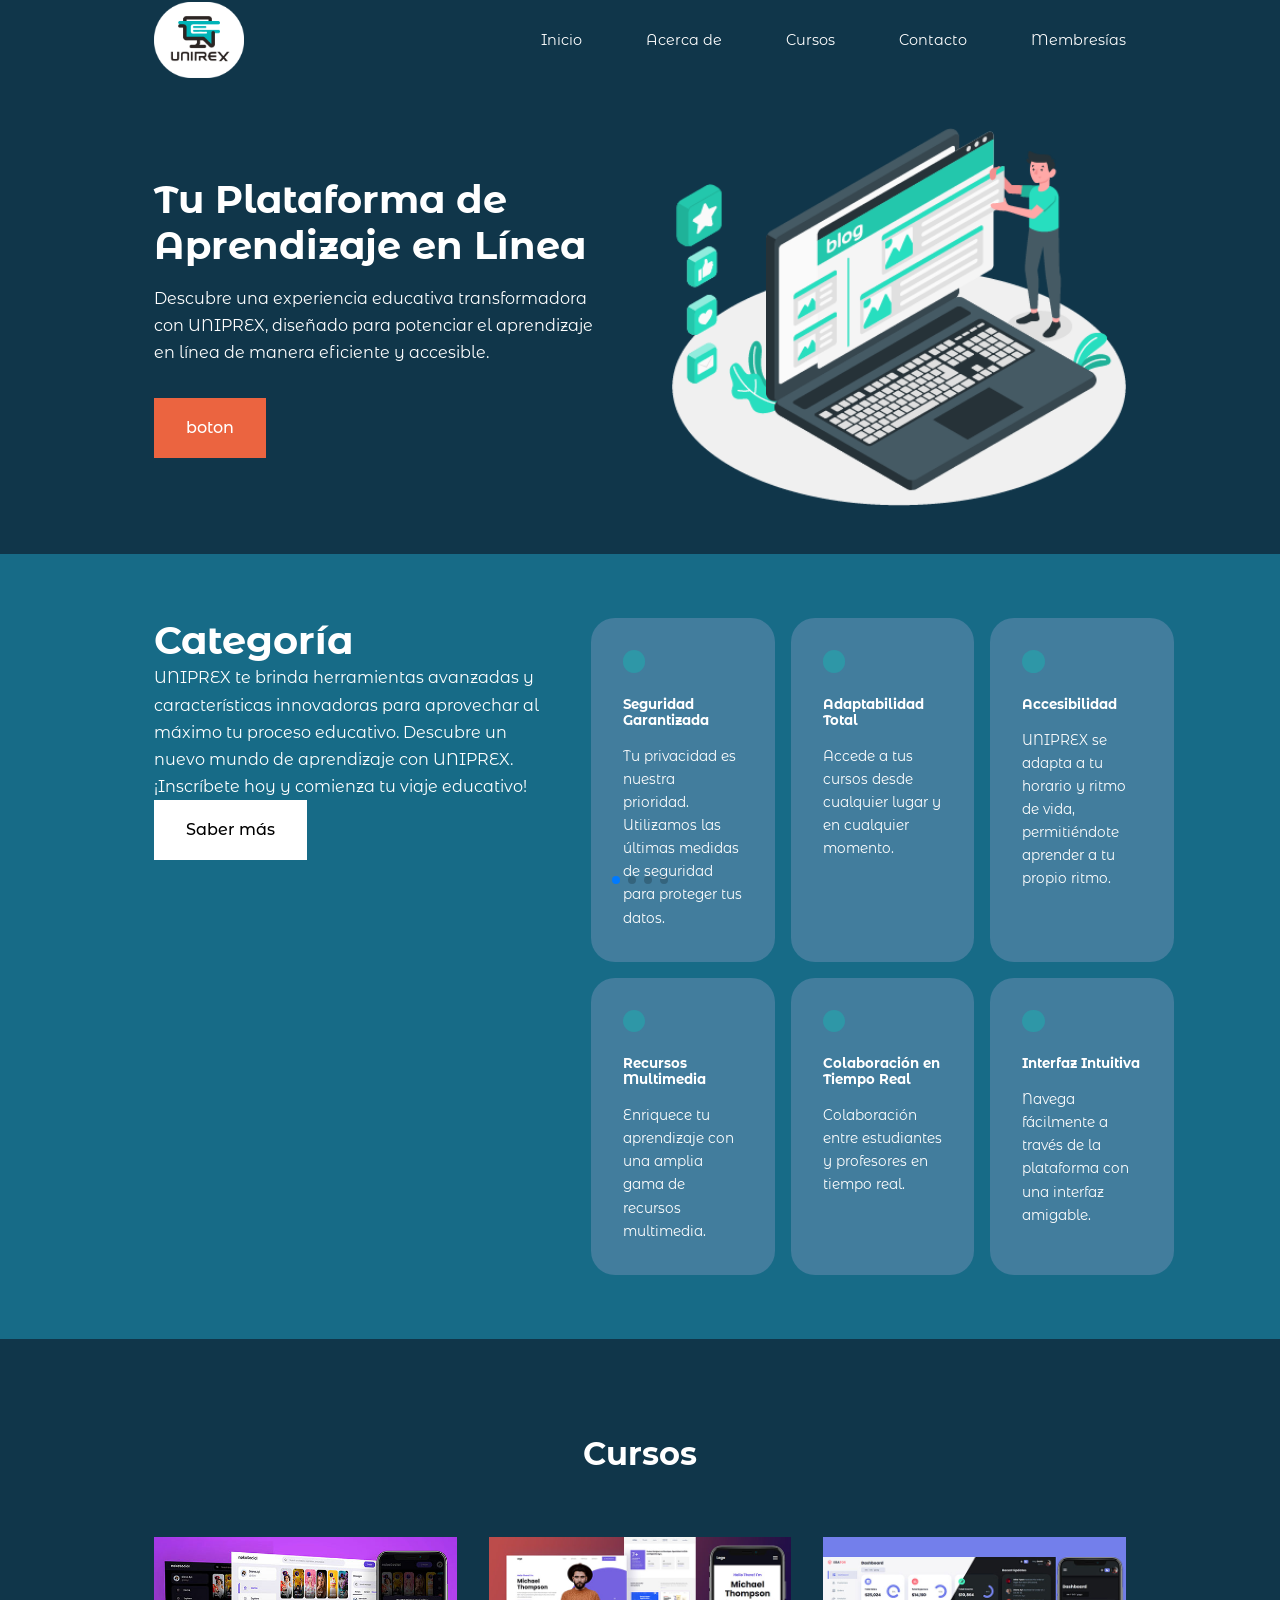
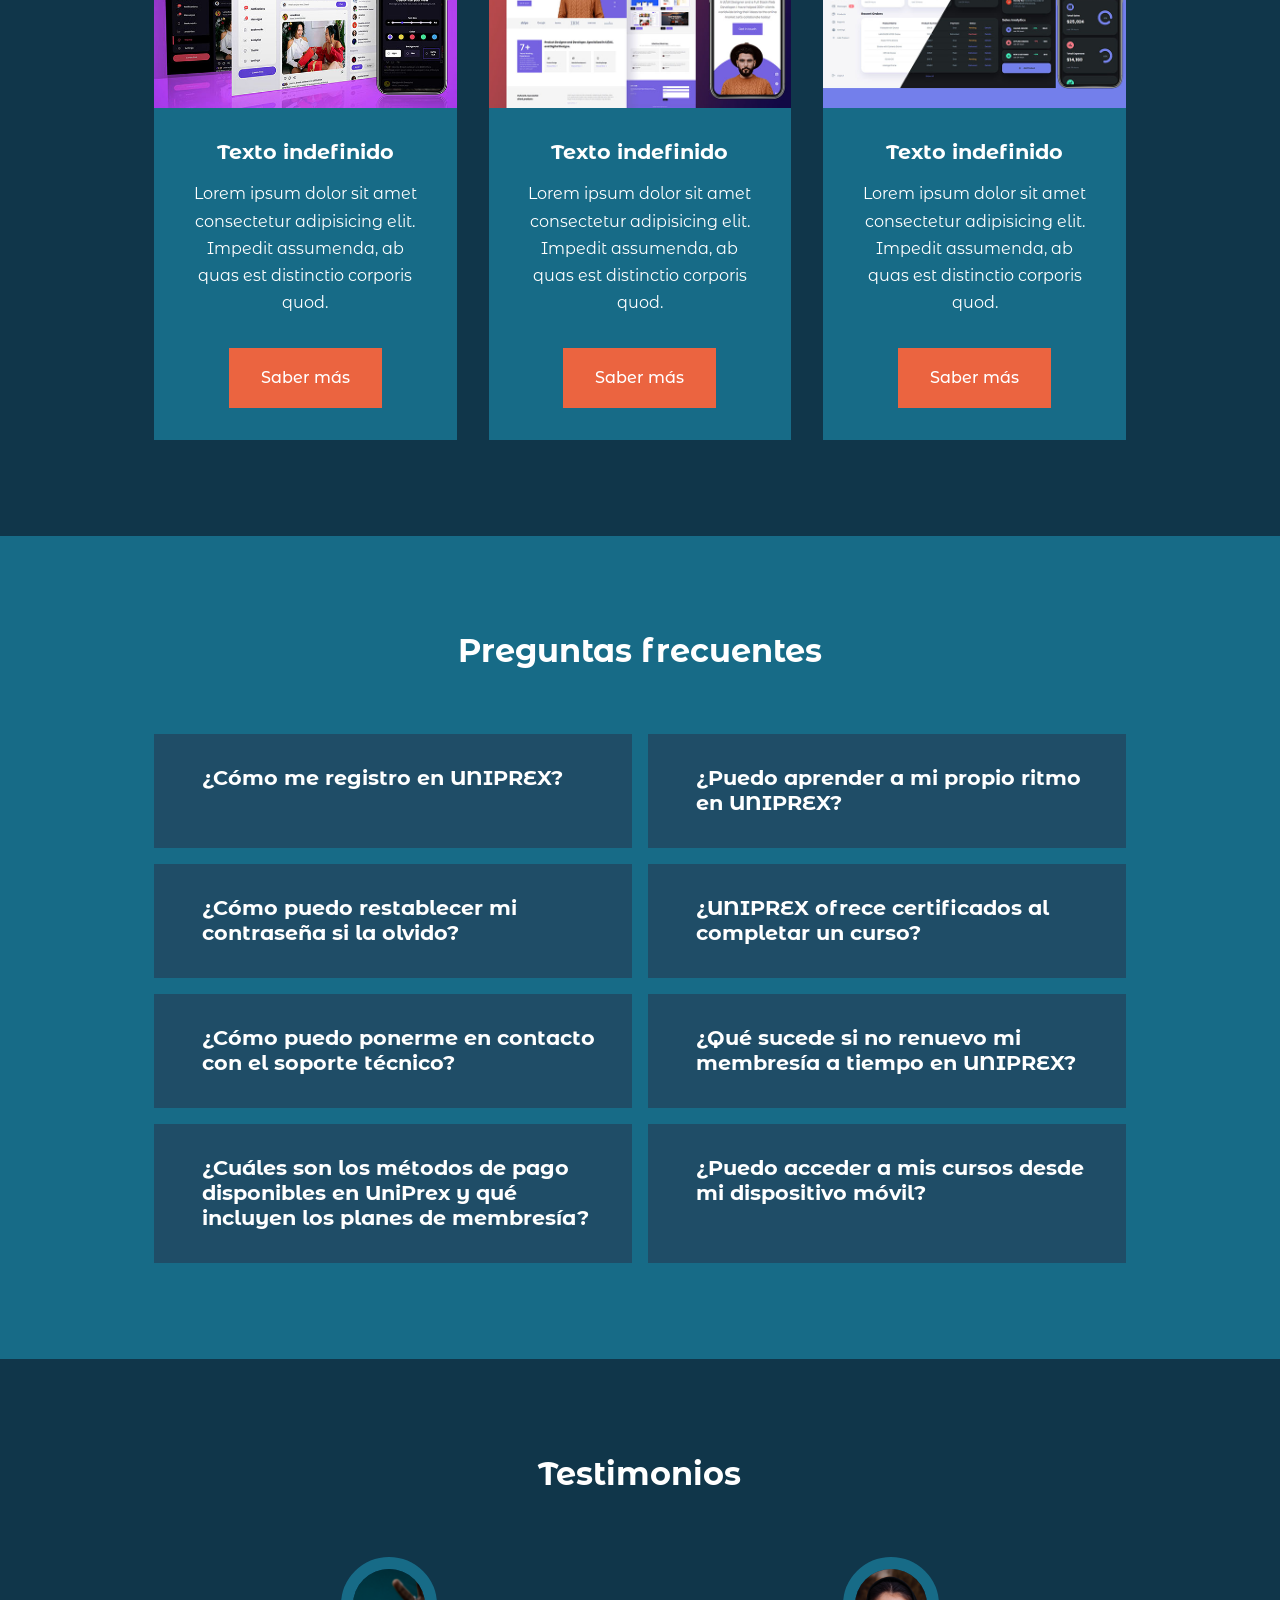
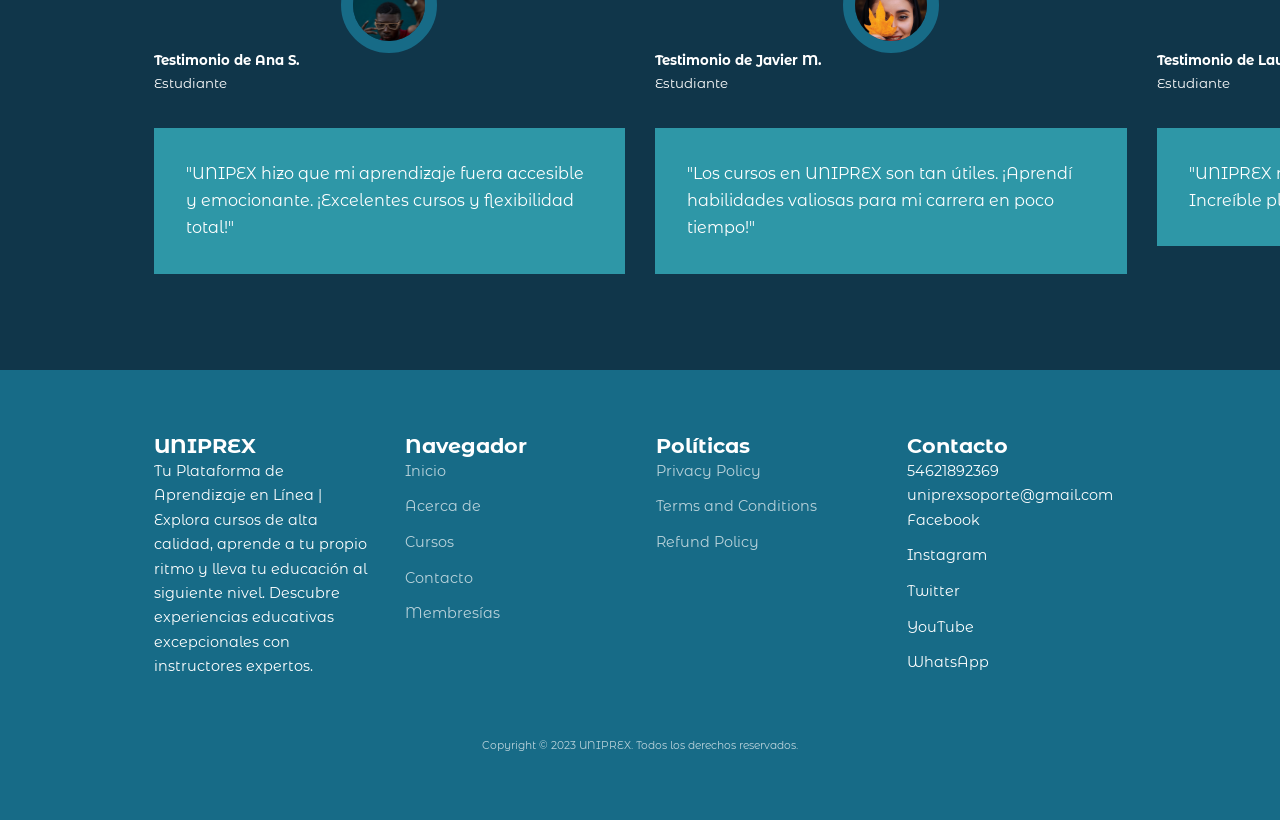
<file: index.html>
<!DOCTYPE html>
<html lang="es">
<head>
    <meta charset="UTF-8">
    <meta name="viewport" content="width=device-width, initial-scale=1.0">

    <title>UNIPREX</title>
    <link rel="icon" href="recurso 9 .png">
    
                                        <!--ICON-->
        <link rel='stylesheet' href='https://cdn-uicons.flaticon.com/2.0.0/uicons-solid-straight/css/uicons-solid-straight.css'>
        <link rel='stylesheet' href='https://cdn-uicons.flaticon.com/2.0.0/uicons-regular-rounded/css/uicons-regular-rounded.css'>
        <link rel='stylesheet' href='https://cdn-uicons.flaticon.com/2.0.0/uicons-solid-rounded/css/uicons-solid-rounded.css'>
        <link rel='stylesheet' href='https://cdn-uicons.flaticon.com/2.0.0/uicons-brands/css/uicons-brands.css'>
                
                                                <!--fuente-->
        <link rel="preconnect" href="https://fonts.googleapis.com">
        <link rel="preconnect" href="https://fonts.gstatic.com" crossorigin>
        <link href="https://fonts.googleapis.com/css2?family=Montserrat+Alternates:wght@300;400;500;600;700;800;900&display=swap" rel="stylesheet">
                                    
                                            <!--SWIPER JS-->
        <link rel="stylesheet" href="https://cdn.jsdelivr.net/npm/swiper@11/swiper-bundle.min.css" />
                                    <!--css-->
        <link rel="stylesheet" href="style.css">
       

</head>
<body>
    
                            <!--Navegador-->
   <nav>
     <div class="container nav_container">
        <a href="index.html"><img src="Recurso 6.png"  style="height: 80.vh; width: 10vh;"></a>
             <ul class="nav_menu">
                <li><a href="index.html">Inicio</a></li>
                <li><a href="acerca de.html">Acerca de</a></li>
                <li><a href="courses.html">Cursos</a></li>
                <li><a href="contacto.html">Contacto</a></li>
                <li><a href="membresias.html">Membresías</a></li>
                        
            </ul>
                <button id="open-menu-btn"><i class="fi fi-br-list"></i></button>
                 <button id="close-menu-btn"><i class="fi fi-br-cross"></i></button>                 
        </div>
    </nav>
                                <!-- Fin Navegador-->   

                                 <!--Header-->   
    <header>
        <div class="container header_container">
            <div class="header_left">
                <h1>Tu Plataforma de Aprendizaje en Línea</h1>

                <p>
                    Descubre una experiencia educativa transformadora con UNIPREX,
                    diseñado para potenciar el aprendizaje en línea de manera eficiente y accesible.
                </p>
                <a href="courses.html" class="btn btn-primary overly" >boton</a>
            </div>
            

                <div class="header_right">
                    <div class="header_right-image">
                        <img src="Recurso 1.png">
                    </div>
                </div>
        </div>
    </header>

                       <!-- Fin Header-->  

                       


                    <!-- Inicio section categorias--> 

       <section class="categories">
         <div class="container categories__container">
                <div class="categories__left">
                    <h1>Categoría</h1>
                    <p>
                        UNIPREX te brinda herramientas avanzadas y 
                        características innovadoras para aprovechar al máximo tu proceso educativo.

                        Descubre un nuevo mundo de aprendizaje con UNIPREX.
                         ¡Inscríbete hoy y comienza tu viaje educativo!
                    </p>
                    <a href="#" class="btn">Saber más</a>
                </div>

                <div class="categories__right">
                    <article class="category">
                        <span class="category__icon"><i class="fi fi-ss-shield-check"></i></span>
                        <h5>Seguridad Garantizada</h5>
                        <p>Tu privacidad es nuestra prioridad. Utilizamos las últimas medidas de seguridad para proteger tus datos.</p>
                    </article>

                    <article class="category">
                        <span class="category__icon"><i class="fi fi-rr-laptop-mobile"></i></span>
                        <h5>Adaptabilidad Total</h5>
                        <p>Accede a tus cursos desde cualquier lugar y en cualquier momento.</p>
                    </article>

                    <article class="category">
                        <span class="category__icon"><i class="fi fi-rr-alarm-clock"></i></span>
                        <h5>Accesibilidad</h5>
                        <p>UNIPREX se adapta a tu horario y ritmo de vida, permitiéndote aprender a tu propio ritmo.</p>
                    </article>

                    <article class="category">
                        <span class="category__icon"><i class="fi fi-rr-books"></i></span>
                        <h5>Recursos Multimedia</h5>
                        <p>Enriquece tu aprendizaje con una amplia gama de recursos multimedia.</p>
                    </article>

                    <article class="category">
                        <span class="category__icon"><i class="fi fi-rr-time-twenty-four"></i></span>
                        <h5>Colaboración en Tiempo Real</h5>
                        <p>Colaboración entre estudiantes y profesores en tiempo real.</p>
                    </article>

                    <article class="category">
                        <span class="category__icon"><i class="fi fi-rr-browser"></i></span>
                        <h5>Interfaz Intuitiva</h5>
                        <p>Navega fácilmente a través de la plataforma con una interfaz amigable.</p>
                    </article>
              </div>
         </div>
       </section>      
       
                                  <!-- Fin section categorias--> 


                                    <!-- Inicio cursos--> 

        
        <section class="courses">
            <h2>Cursos</h2>
            <div class="container courses__container">
                <article class="course">
                    <div class="course__image">
                        <img src="course1.jpg" alt="">          <!-- Imagen cursos--> 
                    </div>
                    <div class="course__info">
                        <h4>Texto indefinido</h4>
                            <p>Lorem ipsum dolor sit amet consectetur adipisicing elit. 
                                Impedit assumenda, ab quas est distinctio corporis quod.
                            </p>
                            <a href="courses.html" class="btn btn-primary">Saber más</a>
                    </div>
                </article>

                <article class="course">
                    <div class="course__image">
                        <img src="course2.jpg" alt="">          <!-- Imagen cursos--> 
                    </div>
                    <div class="course__info">
                        <h4>Texto indefinido</h4>
                            <p>Lorem ipsum dolor sit amet consectetur adipisicing elit. 
                                Impedit assumenda, ab quas est distinctio corporis quod.
                            </p>
                            <a href="courses.html" class="btn btn-primary">Saber más</a>
                    </div>
                </article>

                <article class="course">
                    <div class="course__image">
                        <img src="course3.jpg" alt="">          <!-- Imagen cursos--> 
                    </div>
                    <div class="course__info">
                        <h4>Texto indefinido</h4>
                            <p>Lorem ipsum dolor sit amet consectetur adipisicing elit. 
                                Impedit assumenda, ab quas est distinctio corporis quod.
                            </p>
                            <a href="courses.html" class="btn btn-primary">Saber más</a>
                    </div>
                </article>
        </section>
                               <!-- Fin cursos--> 


                                <!-- Inicio Preguntas--> 


        <section class="faqs">
             <h2>Preguntas frecuentes</h2>
            <div class="container faqs__container">
                <article class="faq">
                    <div class="faq__icon"> <i class="fi fi-sr-angle-right"></i> </div>
                    <div class="qustion__answer">
                        <h4> ¿Cómo me registro en UNIPREX?</h4>
                        <p>
                            Explora nuestra sección de registro para obtener instrucciones detalladas 
                            sobre cómo crear tu cuenta en UNIPREX y comenzar tu viaje educativo.
                        </p>
                    </div>
                </article>   

                <article class="faq">
                    <div class="faq__icon"> <i class="fi fi-sr-angle-right"></i> </div>
                    <div class="qustion__answer">
                        <h4>¿Puedo aprender a mi propio ritmo en UNIPREX?</h4>
                        
                    <p>
                        Puedes acceder a tus cursos en cualquier momento y avanzar a tu propio ritmo con la  membresía Elite. 
                        No hay presiones ni fechas límite estrictas. Adaptamos el aprendizaje a 
                        tu agenda para que puedas aprovechar al máximo cada lección y asimilar los conocimientos de manera efectiva. 
                    </p>
                    </div>
                    
                </article>

                <article class="faq">
                    <div class="faq__icon"> <i class="fi fi-sr-angle-right"></i> </div>
                    <div class="qustion__answer">
                        <h4>¿Cómo puedo restablecer mi contraseña si la olvido?</h4>
                        <p>
                            Si olvidas tu contraseña, visita la página de inicio de sesión y sigue las instrucciones para restablecerla de manera segura.
                        </p>
                    </div>
                   
                </article>

                <article class="faq">
                    <div class="faq__icon"><i class="fi fi-sr-angle-right"></i></div>
                    <div class="qustion__answer">
                        <h4>¿UNIPREX ofrece certificados al completar un curso?</h4>
                    <p>
                        Sí, al finalizar con éxito un curso, podrás descargar un certificado de finalización para destacar tus logros educativos.
                    </p>
                    </div>
                    
                </article>

                <article class="faq">
                    <div class="faq__icon"><i class="fi fi-sr-angle-right"></i></i></div>
                    <div class="qustion__answer">
                        <h4>¿Cómo puedo ponerme en contacto con el soporte técnico? </h4>
                        <p>
                            Para obtener asistencia técnica, visita nuestra página de soporte o envía un correo electrónico
                             a support@uniprex.com. Estamos aquí para ayudarte.
                        </p>
                    </div>
                   
                </article>

                <article class="faq">
                    <div class="faq__icon"><i class="fi fi-sr-angle-right"></i></div>
                    <div class="qustion__answer">
                        <h4> ¿Qué sucede si no renuevo mi membresía a tiempo en UNIPREX? </h4>
                        <p>
                            Si no renuevas tu membresía a tiempo, lamentablemente, perderás el acceso a los cursos y a 
                            las características exclusivas de tu plan. Sin embargo, queremos asegurarte que tu progreso en los cursos no se perderá. Una vez que renueves tu membresía, 
                            podrás retomar justo donde lo dejaste y continuar beneficiándote de la calidad educativa de UNIPREX. 
                            ¡No te preocupes, estamos aquí para apoyarte en tu viaje de aprendizaje!
                        </p>
                    </div>
                  
                </article>

                <article class="faq">
                    <div class="faq__icon"> <i class="fi fi-sr-angle-right"></i></div>
                    <div class="qustion__answer">
                        <h4>¿Cuáles son los métodos de pago disponibles en UniPrex y qué incluyen los planes de membresía?</h4>
                        <p>
                            Ofrecemos flexibilidad en los métodos de pago. Puedes pagar con tarjeta de crédito, débito o PayPal.
                             Además, contamos con tres planes de membresía: Básico, Estandar y Elite. Cada plan ofrece diferentes niveles de acceso y beneficios educativos.
                          
                        </p>
                    </div>
                   
                </article>

                <article class="faq">
                    <div class="faq__icon"><i class="fi fi-sr-angle-right"></i></div>
                    <div class="qustion__answer">
                        <h4>¿Puedo acceder a mis cursos desde mi dispositivo móvil?</h4>
                        <p>
                            ¡Claro! UNIPREX está diseñado para ser compatible con dispositivos móviles, 
                            lo que te permite acceder a tus cursos desde tu smartphone o tablet.
                        </p>
                    </div>
                   
                </article>
            </div>
        </section>
                                <!-- Fin preguntas--> 


                              <!-- INICIO TESTIMONIOS--> 


<section class="container testimonials_container mySwiper">
    <h2>Testimonios</h2>

    <div class="swiper-wrapper">

        <article class="testimonial swiper-slide">
            <div class="avatar">
                <img src="testimonio1.jpg" alt="">
            </div>

            <div class="testimonial__info">
                <h5>Testimonio de Ana S.</h5>
                <small>Estudiante</small>

                <div class="testimonial__body">
                    <p>
                        "UNIPEX hizo que mi aprendizaje fuera accesible y emocionante. ¡Excelentes cursos y flexibilidad total!"
                    </p>
                </div>
            </div>
        </article>


        <article class="testimonial swiper-slide">
            <div class="avatar">
                <img src="testimonio2.jpg" alt="">
            </div>

            <div class="testimonial__info">
                <h5>Testimonio de Javier M.</h5>
                <small>Estudiante</small>

                <div class="testimonial__body">
                    <p>
                        "Los cursos en UNIPREX son tan útiles. ¡Aprendí habilidades valiosas para mi carrera en poco tiempo!"
                    </p>
                </div>
            </div>
        </article>


        <article class="testimonial swiper-slide">
            <div class="avatar">
                <img src="testimonio3.jpg" alt="">
            </div>

            <div class="testimonial__info">
                <h5>Testimonio de Laura G.</h5>
                <small>Estudiante</small>

                <div class="testimonial__body">
                    <p>
                        "UNIPREX me permitió aprender a mi ritmo. Increíble plataforma, recomendada para todos."
                    </p>
                </div>
            </div>
        </article>


        <article class="testimonial swiper-slide">
            <div class="avatar">
                <img src="testimonio4.jpg" alt="">
            </div>

            <div class="testimonial__info">
                <h5>Testimonio de Carlos R.</h5>
                <small>Estudiante</small>

                <div class="testimonial__body">
                    <p>
                        "La diversidad de cursos en UNIPEX es asombrosa. Me ayudó a explorar nuevas áreas y expandir mis conocimientos."
                    </p>
                </div>
            </div>
        </article>


        <article class="testimonial swiper-slide">
            <div class="avatar">
                <img src="testimonio5.jpg" alt="">
            </div>

            <div class="testimonial__info">
                <h5>Testimonio de María H.</h5>
                <small>Estudiante</small>

                <div class="testimonial__body">
                    <p>
                        "Gracias a UNIPREX, ahora puedo estudiar sin importar dónde esté. ¡Muy conveniente y educativo!"
                    </p>
                </div>
            </div>
        </article>

    </div>

    <!-- PAGINACIÓN DEL CARRUSEL -->
    <div class="swiper-pagination"></div>

</section>
                                               
                                    <!-- FIN TESTIMONIOS--> 

        


                                    <!-- INICIO FOOTER--> 


   <footer class="footer">

<div class="container footer__container">

    <!-- LOGO -->
    <div class="footer__1">
        <a href="index.html" class="footer__logo">
            <h4>UNIPREX</h4>
        </a>

        <p>
        Tu Plataforma de Aprendizaje en Línea | Explora cursos de alta calidad,
        aprende a tu propio ritmo y lleva tu educación al siguiente nivel.
        Descubre experiencias educativas excepcionales con instructores expertos.
        </p>
    </div>


    <!-- NAVEGACIÓN -->
    <div class="footer__2">
        <h4>Navegador</h4>

        <ul class="permalinks">
            <li><a href="index.html">Inicio</a></li>
            <li><a href="acerca de.html">Acerca de</a></li>
            <li><a href="cursos.html">Cursos</a></li>
            <li><a href="contacto.html">Contacto</a></li>
            <li><a href="membresias2.html">Membresías</a></li>
        </ul>
    </div>


    <!-- POLÍTICAS -->
    <div class="footer__3">
        <h4>Políticas</h4>

        <ul class="permalinks">
            <li><a href="#">Privacy Policy</a></li>
            <li><a href="#">Terms and Conditions</a></li>
            <li><a href="#">Refund Policy</a></li>
        </ul>
    </div>


    <!-- CONTACTO -->
    <div class="footer__4">

        <h4>Contacto</h4>

        <div>
            <p>54621892369</p>
            <p>uniprexsoporte@gmail.com</p>
        </div>


        <!-- REDES -->
        <ul class="footer__social">

            <li>
                <div class="button">
                    <div class="icon">
                        <i class="fi fi-brands-facebook"></i>
                    </div>
                    <span>Facebook</span>
                </div>
            </li>

            <li>
                <div class="button">
                    <div class="icon">
                        <i class="fi fi-brands-instagram"></i>
                    </div>
                    <span>Instagram</span>
                </div>
            </li>

            <li>
                <div class="button">
                    <div class="icon">
                        <i class="fi fi-brands-twitter"></i>
                    </div>
                    <span>Twitter</span>
                </div>
            </li>

            <li>
                <div class="button">
                    <div class="icon">
                        <i class="fi fi-brands-youtube"></i>
                    </div>
                    <span>YouTube</span>
                </div>
            </li>

            <li>
                <div class="button">
                    <div class="icon">
                        <i class="fi fi-brands-whatsapp"></i>
                    </div>
                    <span>WhatsApp</span>
                </div>
            </li>

        </ul>

    </div>

</div>


<!-- COPYRIGHT -->
<div class="footer__copyright">
    <small>Copyright © 2023 UNIPREX. Todos los derechos reservados.</small>
</div>

</footer>










        <script src="https://cdn.jsdelivr.net/npm/swiper@11/swiper-bundle.min.js"></script>
        <script src="./main.js"></script>

        
                    <!-- Initialize Swiper -->
            <script>
                var swiper = new Swiper(".mySwiper", {
                slidesPerView: 3,
                spaceBetween: 30,
                pagination: {
                    el: ".swiper-pagination",
                    clickable: true,
                },
                breakpoints:{
                    600: {
                        slidesPerView: 2
                    }
                }
                });
            </script>
</body>
</html>
</file>
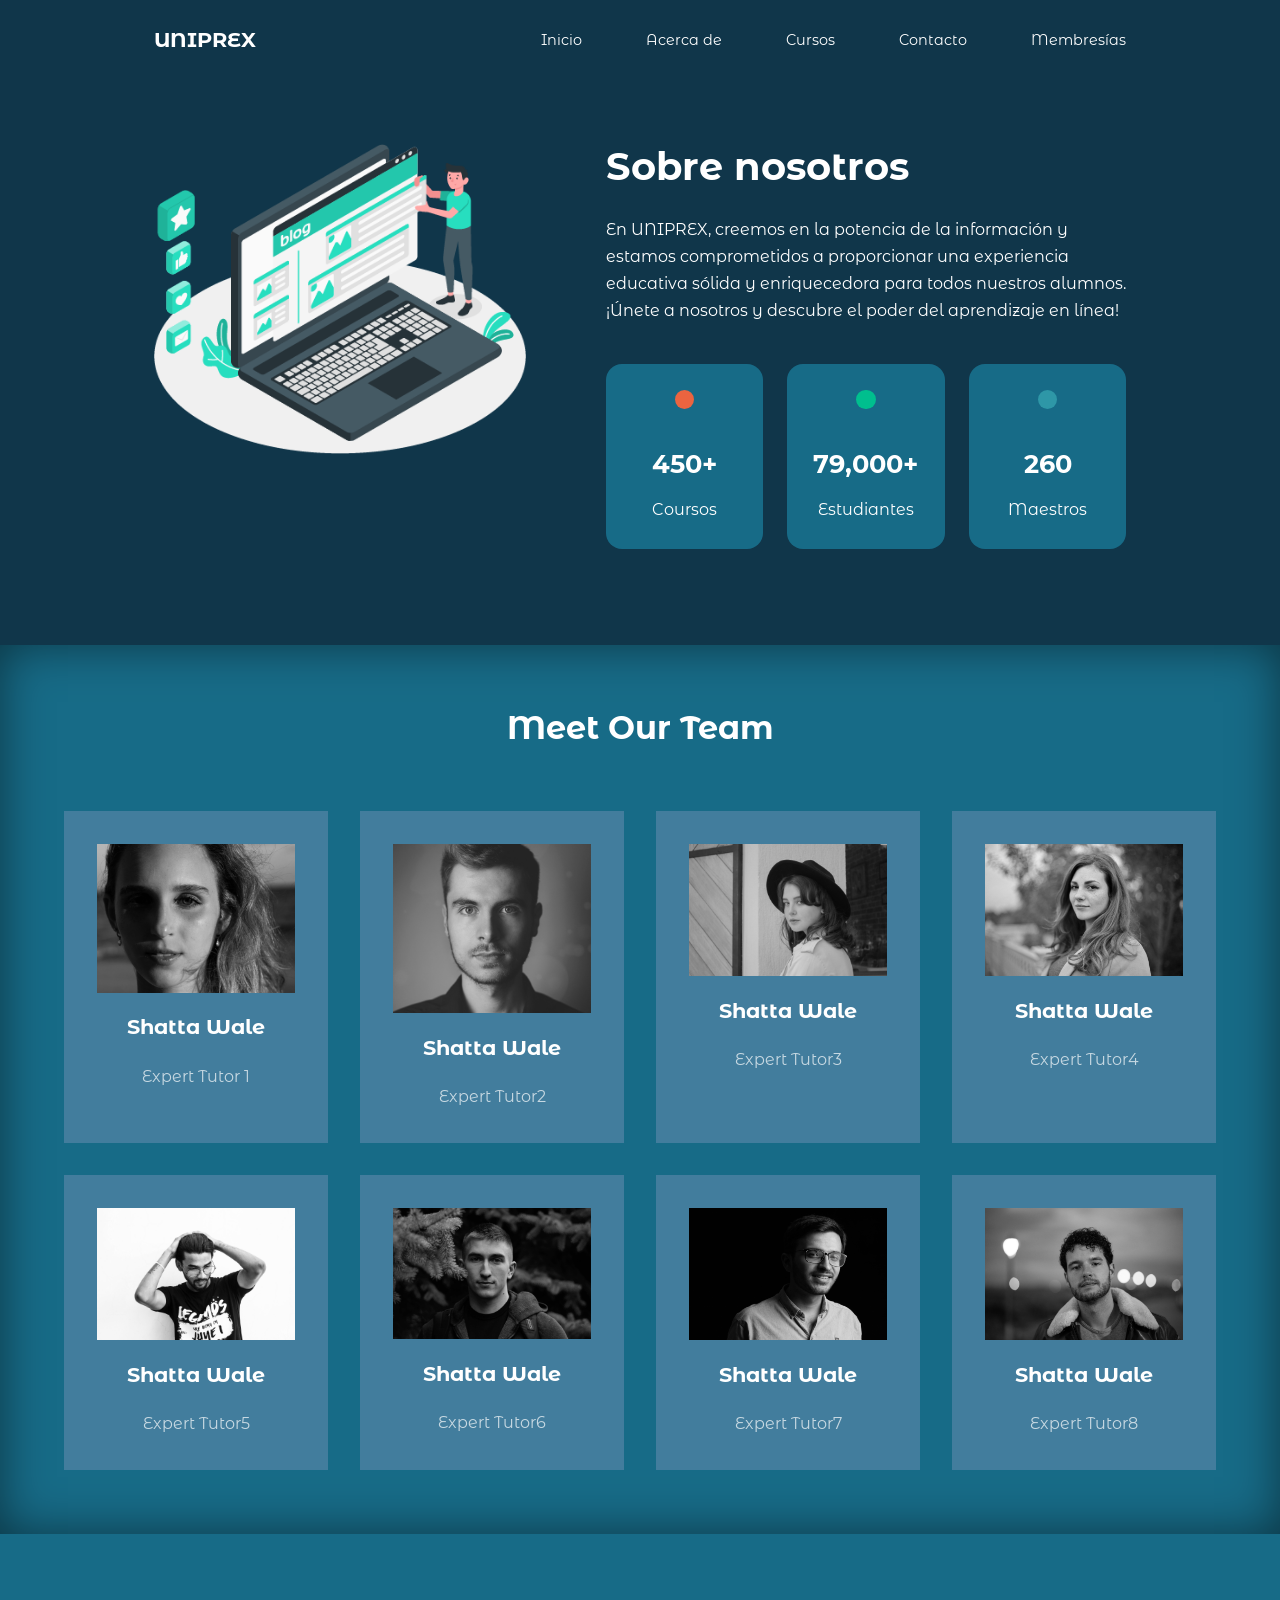
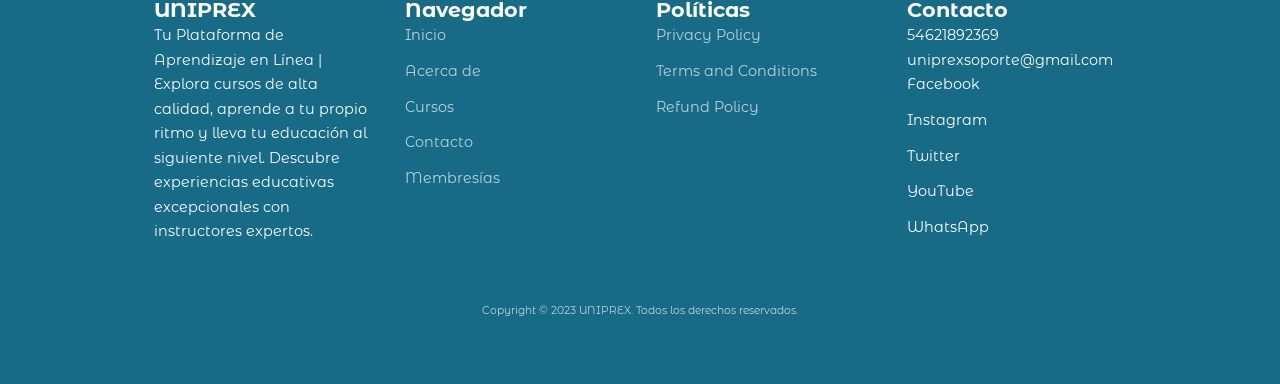
<file: acerca de.html>
<!DOCTYPE html>
<html lang="es">
<head>
    <meta charset="UTF-8">
    <meta name="viewport" content="width=device-width, initial-scale=1.0">
    <title>UNIPREX</title>
    
                                        <!--ICON-->
        <link rel='stylesheet' href='https://cdn-uicons.flaticon.com/2.0.0/uicons-solid-straight/css/uicons-solid-straight.css'>
        <link rel='stylesheet' href='https://cdn-uicons.flaticon.com/2.0.0/uicons-regular-rounded/css/uicons-regular-rounded.css'>
        <link rel='stylesheet' href='https://cdn-uicons.flaticon.com/2.0.0/uicons-solid-rounded/css/uicons-solid-rounded.css'>
        <link rel='stylesheet' href='https://cdn-uicons.flaticon.com/2.0.0/uicons-brands/css/uicons-brands.css'>
                
                                                <!--fuente-->
        <link rel="preconnect" href="https://fonts.googleapis.com">
        <link rel="preconnect" href="https://fonts.gstatic.com" crossorigin>
        <link href="https://fonts.googleapis.com/css2?family=Montserrat+Alternates:wght@300;400;500;600;700;800;900&display=swap" rel="stylesheet">
                                    
                                            <!--SWIPER JS-->
        <link rel="stylesheet" href="https://cdn.jsdelivr.net/npm/swiper@11/swiper-bundle.min.css" />
                                    <!--css-->
        <link rel="stylesheet" href="style.css">
        <link rel="stylesheet" href="acerca de.css">


</head>
<body>
                            <!--Navegador-->
    <nav>
     <div class="container nav_container">
        <a href="index.html"><h4>UNIPREX</h4></a>
             <ul class="nav_menu">
                <li><a href="index.html">Inicio</a></li>
                <li><a href="acerca de.html">Acerca de</a></li>
                <li><a href="courses.html">Cursos</a></li>
                <li><a href="contacto.html">Contacto</a></li>
                <li><a href="membresias.html">Membresías</a></li>
                        
            </ul>
                <button id="open-menu-btn"><i class="fi fi-br-list"></i></button>
                 <button id="close-menu-btn"><i class="fi fi-br-cross"></i></button>                 
        </div>
    </nav>
                                <!-- Fin Navegador-->   


  
<section class="about__achievements">
    <div class="container about__achievements-container">
       <div class="about__achievements-left">
        <img src="Recurso 1.png">
       </div>

       <div class="about__achievements-right">
         <h1> Sobre nosotros</h1>
         <p>
          En UNIPREX, creemos en la potencia de la información y estamos comprometidos a 
          proporcionar una experiencia educativa sólida y enriquecedora para todos nuestros alumnos. 
          ¡Únete a nosotros y descubre el poder del aprendizaje en línea!

         </p>
         <div class="achievements__cards">
           <article class="achievement__card">
            <span class="achievement__icon">
                <i class="uil uil-video"></i>
            </span>
            <h3>450+</h3>
            <p> Coursos</p>
           </article>

           <article class="achievement__card">
            <span class="achievement__icon">
                <i class="uil uil-users-alt"></i>
            </span>
            <h3>79,000+</h3>
            <p> Estudiantes </p>
           </article>

           <article class="achievement__card">
            <span class="achievement__icon">
                <i class="uil uil-trophy"></i>
            </span>
             <h3>260</h3>
            <p> Maestros</p>
           </article>
         </div>
       </div>
    </div>
</section> 
 <!--========================END OF ACHIEVEMENTS==================================-->
 
 



<section class="team">
  <h2>Meet Our Team</h2>
  <div class="container team__container">
    <article class="team__member">
      <div class="team__member-image">
        <img src="tutor1.jpg" width="200" height="100">
      </div>
      <div class="team__member-info">
        <h4> Shatta Wale</h4>
        <p>Expert Tutor 1</p>
      </div>
      <div class="team__member-socials">
         <a href="https//instagram.com" target="_blank"><i class="fi fi-brands-instagram"></i></a>
         <a href="https//twitter.com" target="_blank"><i class="fi fi-brands-twitter"></i></a>
         <a href="https//linkedin.com" target="_blank"><i class="fi fi-brands-facebook"></i></i></a>
      </div>
    </article>

    <article class="team__member">
      <div class="team__member-image">
        <img src="tutor2.jpg" width="200" height="100">
      </div>
      <div class="team__member-info">
        <h4> Shatta Wale</h4>
        <p>Expert Tutor2</p>
      </div>
      <div class="team__member-socials">
        <a href="https//instagram.com" target="_blank"><i class="fi fi-brands-instagram"></i></a>
        <a href="https//twitter.com" target="_blank"><i class="fi fi-brands-twitter"></i></a>
        <a href="https//linkedin.com" target="_blank"><i class="fi fi-brands-facebook"></i></i></a>
     </div>
    </article>

    <article class="team__member">
      <div class="team__member-image">
        <img src="tutor3 (2).jpg" width="200" height="100">
      </div>
      <div class="team__member-info">
        <h4> Shatta Wale</h4>
        <p>Expert Tutor3</p>
      </div>
      <div class="team__member-socials">
        <a href="https//instagram.com" target="_blank"><i class="fi fi-brands-instagram"></i></a>
        <a href="https//twitter.com" target="_blank"><i class="fi fi-brands-twitter"></i></a>
        <a href="https//linkedin.com" target="_blank"><i class="fi fi-brands-facebook"></i></i></a>
     </div>
    </article>

    <article class="team__member">
      <div class="team__member-image">
        <img src="tutor4.jpg" width="200" height="100" >
      </div>
      <div class="team__member-info">
        <h4> Shatta Wale</h4>
        <p>Expert Tutor4</p>
      </div>
      <div class="team__member-socials">
        <a href="https//instagram.com" target="_blank"><i class="fi fi-brands-instagram"></i></a>
        <a href="https//twitter.com" target="_blank"><i class="fi fi-brands-twitter"></i></a>
        <a href="https//linkedin.com" target="_blank"><i class="fi fi-brands-facebook"></i></i></a>
     </div>
    </article>

    <article class="team__member">
      <div class="team__member-image">
        <img src="tutor5.jpg" width="200" height="100" >
      </div>
      <div class="team__member-info">
        <h4> Shatta Wale</h4>
        <p>Expert Tutor5</p>
      </div>
      <div class="team__member-socials">
        <a href="https//instagram.com" target="_blank"><i class="fi fi-brands-instagram"></i></a>
        <a href="https//twitter.com" target="_blank"><i class="fi fi-brands-twitter"></i></a>
        <a href="https//linkedin.com" target="_blank"><i class="fi fi-brands-facebook"></i></i></a>
     </div>
    </article>

    <article class="team__member">
      <div class="team__member-image">
        <img src="tutor6.jpg" width="200" height="100" >
      </div>
      <div class="team__member-info">
        <h4> Shatta Wale</h4>
        <p>Expert Tutor6</p>
      </div>
      <div class="team__member-socials">
        <a href="https//instagram.com" target="_blank"><i class="fi fi-brands-instagram"></i></a>
        <a href="https//twitter.com" target="_blank"><i class="fi fi-brands-twitter"></i></a>
        <a href="https//linkedin.com" target="_blank"><i class="fi fi-brands-facebook"></i></i></a>
     </div>
    </article>

    <article class="team__member">
      <div class="team__member-image">
        <img src="tutor7.jpg" width="200" height="100" >
      </div>
      <div class="team__member-info">
        <h4> Shatta Wale</h4>
        <p>Expert Tutor7</p>
      </div>
      <div class="team__member-socials">
        <a href="https//instagram.com" target="_blank"><i class="fi fi-brands-instagram"></i></a>
        <a href="https//twitter.com" target="_blank"><i class="fi fi-brands-twitter"></i></a>
        <a href="https//linkedin.com" target="_blank"><i class="fi fi-brands-facebook"></i></i></a>
     </div>
    </article>

    <article class="team__member">
      <div class="team__member-image">
        <img src="tutor8.jpg" width="200" height="100">
      </div>
      <div class="team__member-info">
        <h4> Shatta Wale</h4>
        <p>Expert Tutor8</p>
      </div>
      <div class="team__member-socials">
        <a href="https//instagram.com" target="_blank"><i class="fi fi-brands-instagram"></i></a>
        <a href="https//twitter.com" target="_blank"><i class="fi fi-brands-twitter"></i></a>
        <a href="https//linkedin.com" target="_blank"><i class="fi fi-brands-facebook"></i></i></a>
     </div>
    </article>
     
  </div>
</section>
<!--========================END OF TEAM==================================-->





        


                                   <!-- INICIO FOOTER--> 

   <footer class="footer">

<div class="container footer__container">

    <!-- LOGO -->
    <div class="footer__1">
        <a href="index.html" class="footer__logo">
            <h4>UNIPREX</h4>
        </a>

        <p>
        Tu Plataforma de Aprendizaje en Línea | Explora cursos de alta calidad,
        aprende a tu propio ritmo y lleva tu educación al siguiente nivel.
        Descubre experiencias educativas excepcionales con instructores expertos.
        </p>
    </div>


    <!-- NAVEGACIÓN -->
    <div class="footer__2">
        <h4>Navegador</h4>

        <ul class="permalinks">
            <li><a href="index.html">Inicio</a></li>
            <li><a href="acerca de.html">Acerca de</a></li>
            <li><a href="cursos.html">Cursos</a></li>
            <li><a href="contacto.html">Contacto</a></li>
            <li><a href="membresias2.html">Membresías</a></li>
        </ul>
    </div>


    <!-- POLÍTICAS -->
    <div class="footer__3">
        <h4>Políticas</h4>

        <ul class="permalinks">
            <li><a href="#">Privacy Policy</a></li>
            <li><a href="#">Terms and Conditions</a></li>
            <li><a href="#">Refund Policy</a></li>
        </ul>
    </div>


    <!-- CONTACTO -->
    <div class="footer__4">

        <h4>Contacto</h4>

        <div>
            <p>54621892369</p>
            <p>uniprexsoporte@gmail.com</p>
        </div>


        <!-- REDES -->
        <ul class="footer__social">

            <li>
                <div class="button">
                    <div class="icon">
                        <i class="fi fi-brands-facebook"></i>
                    </div>
                    <span>Facebook</span>
                </div>
            </li>

            <li>
                <div class="button">
                    <div class="icon">
                        <i class="fi fi-brands-instagram"></i>
                    </div>
                    <span>Instagram</span>
                </div>
            </li>

            <li>
                <div class="button">
                    <div class="icon">
                        <i class="fi fi-brands-twitter"></i>
                    </div>
                    <span>Twitter</span>
                </div>
            </li>

            <li>
                <div class="button">
                    <div class="icon">
                        <i class="fi fi-brands-youtube"></i>
                    </div>
                    <span>YouTube</span>
                </div>
            </li>

            <li>
                <div class="button">
                    <div class="icon">
                        <i class="fi fi-brands-whatsapp"></i>
                    </div>
                    <span>WhatsApp</span>
                </div>
            </li>

        </ul>

    </div>

</div>


<!-- COPYRIGHT -->
<div class="footer__copyright">
    <small>Copyright © 2023 UNIPREX. Todos los derechos reservados.</small>
</div>

</footer>
                                      
                             <!-- FIN footer--> 





        <script src="./main.js"></script>
</body>
</html>
</file>
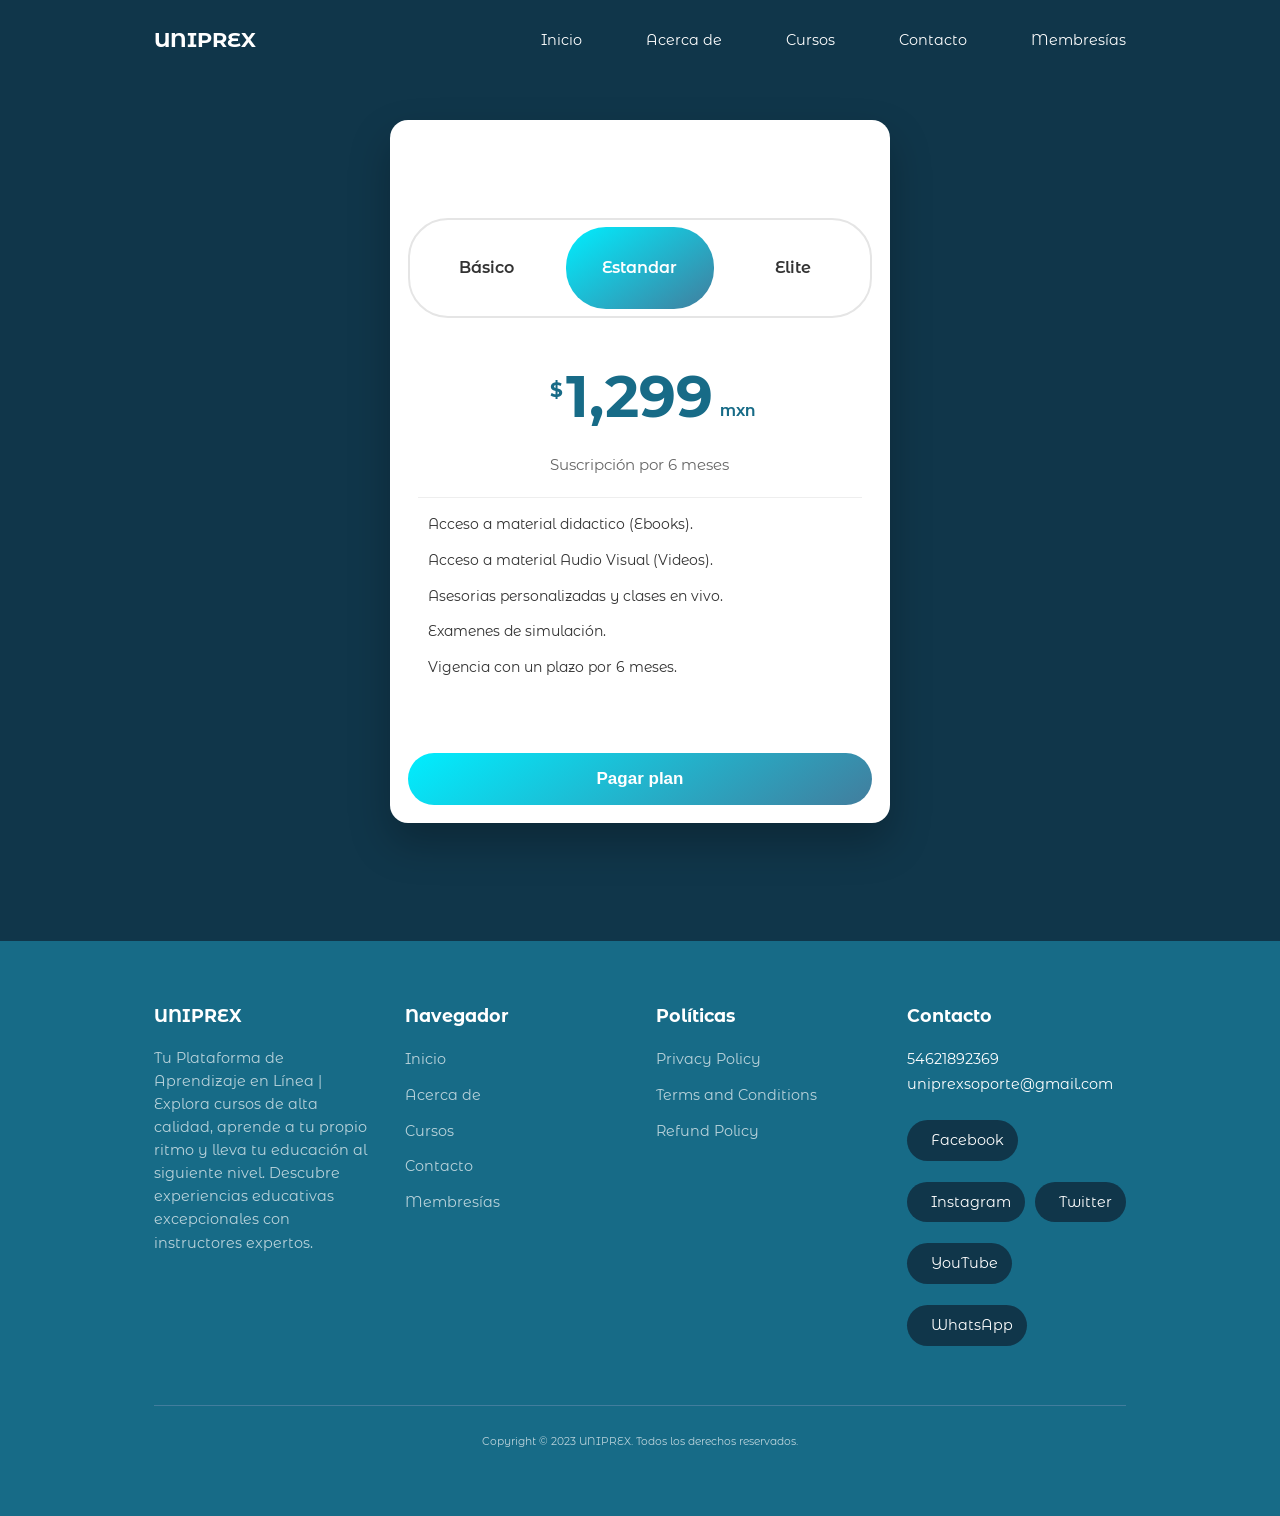
<file: membresias.html>
<!DOCTYPE html>
<html lang="es">
<head>
    <meta charset="UTF-8">
    <meta name="viewport" content="width=device-width, initial-scale=1.0">
    <title>UNIPREX</title>
    
                                        <!--ICON-->
        <link rel='stylesheet' href='https://cdn-uicons.flaticon.com/2.0.0/uicons-solid-straight/css/uicons-solid-straight.css'>
        <link rel='stylesheet' href='https://cdn-uicons.flaticon.com/2.0.0/uicons-regular-rounded/css/uicons-regular-rounded.css'>
        <link rel='stylesheet' href='https://cdn-uicons.flaticon.com/2.0.0/uicons-solid-rounded/css/uicons-solid-rounded.css'>
        <link rel='stylesheet' href='https://cdn-uicons.flaticon.com/2.0.0/uicons-brands/css/uicons-brands.css'>
                
                                                <!--fuente-->
        <link rel="preconnect" href="https://fonts.googleapis.com">
        <link rel="preconnect" href="https://fonts.gstatic.com" crossorigin>
        <link href="https://fonts.googleapis.com/css2?family=Montserrat+Alternates:wght@300;400;500;600;700;800;900&display=swap" rel="stylesheet">
                                    
                                            <!--SWIPER JS-->
        <link rel="stylesheet" href="https://cdn.jsdelivr.net/npm/swiper@11/swiper-bundle.min.css" />
                                    <!--css-->
        <link rel="stylesheet" href="membresias.css">
        <link rel="stylesheet" href="style.css">
        


</head>
<body>
                            <!--Navegador-->
   <nav>
     <div class="container nav_container">
        <a href="index.html"><h4>UNIPREX</h4></a>
             <ul class="nav_menu">
                <li><a href="index.html">Inicio</a></li>
                <li><a href="acerca de.html">Acerca de</a></li>
                <li><a href="courses.html">Cursos</a></li>
                <li><a href="contacto.html">Contacto</a></li>
                <li><a href="membresias.html">Membresías</a></li>
                        
            </ul>
                <button id="open-menu-btn"><i class="fi fi-br-list"></i></button>
                 <button id="close-menu-btn"><i class="fi fi-br-cross"></i></button>                 
        </div>
    </nav>
                                <!-- Fin Navegador-->   

                                 <!--Header-->   

         
  <div class="wrapper">
    <input type="radio" name="slider" id="tab-1">
    <input type="radio" name="slider" id="tab-2" checked>
    <input type="radio" name="slider" id="tab-3">
    <header>
      <label for="tab-1" class="tab-1">Básico</label>
      <label for="tab-2" class="tab-2">Estandar</label>
      <label for="tab-3" class="tab-3">Elite</label>
      <div class="slider"></div>
    </header>
    <div class="card-area">
      <div class="cards">
        <div class="row row-1">
          <div class="price-details">
            <span class="price">799</span>
            <p>Suscripción por 5 meses</p>
          </div>
          <ul class="features">
            <li><i class="fas fa-check"></i><span>Acceso a material didactico (Ebooks).</span></li>
            <li><i class="fas fa-check"></i><span>Acceso a material Audio Visual (Videos).</span></li>
            <li><i class="fas fa-check"></i><span>Examenes de simulación.</span></li>
            <li><i class="fas fa-check"></i><span>Vigencia con un plazo por 5 meses.</span></li>
          </ul>
        </div>
        <div class="row">
          <div class="price-details">
            <span class="price">1,299</span>
            <p>Suscripción por 6 meses</p>
          </div>
          <ul class="features">
            <li><i class="fas fa-check"></i><span>Acceso a material didactico (Ebooks).</span></li>
            <li><i class="fas fa-check"></i><span>Acceso a material Audio Visual (Videos).</span></li>
            <li><i class="fas fa-check"></i><span>Asesorias personalizadas y clases en vivo.</span></li>
            <li><i class="fas fa-check"></i><span>Examenes de simulación.</span></li>
            <li><i class="fas fa-check"></i><span>Vigencia con un plazo por 6 meses.</span></li>
          </ul>
        </div>
        <div class="row">
          <div class="price-details">
            <span class="price">1,799</span>
            <p>Suscripción por 12 meses</p>
          </div>
          <ul class="features">
            <li><i class="fas fa-check"></i><span>Acceso a material didactico (Ebooks).</span></li>
            <li><i class="fas fa-check"></i><span>Acceso a material Audio Visual (Videos).</span></li>
            <li><i class="fas fa-check"></i><span>Asesorias personalizadas y clases en vivo.</span></li>
            <li><i class="fas fa-check"></i><span>Examenes de simulación.</span></li>
            <li><i class="fas fa-check"></i><span>Aprende a tu ritmo.</span></li>
            <li><i class="fas fa-check"></i><span>Vigencia con un plazo por 12.</span></li>
          </ul>
        </div>
      </div>
    </div>
    <button>Pagar plan</button>
  </div>
    

                       <!-- Fin Header-->  


<br>
<br>        


                                    <!-- INICIO FOOTER--> 
   <footer class="footer">

<div class="container footer__container">

    <!-- LOGO -->
    <div class="footer__1">
        <a href="index.html" class="footer__logo">
            <h4>UNIPREX</h4>
        </a>

        <p>
        Tu Plataforma de Aprendizaje en Línea | Explora cursos de alta calidad,
        aprende a tu propio ritmo y lleva tu educación al siguiente nivel.
        Descubre experiencias educativas excepcionales con instructores expertos.
        </p>
    </div>


    <!-- NAVEGACIÓN -->
    <div class="footer__2">
        <h4>Navegador</h4>

        <ul class="permalinks">
            <li><a href="index.html">Inicio</a></li>
            <li><a href="acerca de.html">Acerca de</a></li>
            <li><a href="cursos.html">Cursos</a></li>
            <li><a href="contacto.html">Contacto</a></li>
            <li><a href="membresias2.html">Membresías</a></li>
        </ul>
    </div>


    <!-- POLÍTICAS -->
    <div class="footer__3">
        <h4>Políticas</h4>

        <ul class="permalinks">
            <li><a href="#">Privacy Policy</a></li>
            <li><a href="#">Terms and Conditions</a></li>
            <li><a href="#">Refund Policy</a></li>
        </ul>
    </div>


    <!-- CONTACTO -->
    <div class="footer__4">

        <h4>Contacto</h4>

        <div>
            <p>54621892369</p>
            <p>uniprexsoporte@gmail.com</p>
        </div>


        <!-- REDES -->
        <ul class="footer__social">

            <li>
                <div class="button">
                    <div class="icon">
                        <i class="fi fi-brands-facebook"></i>
                    </div>
                    <span>Facebook</span>
                </div>
            </li>

            <li>
                <div class="button">
                    <div class="icon">
                        <i class="fi fi-brands-instagram"></i>
                    </div>
                    <span>Instagram</span>
                </div>
            </li>

            <li>
                <div class="button">
                    <div class="icon">
                        <i class="fi fi-brands-twitter"></i>
                    </div>
                    <span>Twitter</span>
                </div>
            </li>

            <li>
                <div class="button">
                    <div class="icon">
                        <i class="fi fi-brands-youtube"></i>
                    </div>
                    <span>YouTube</span>
                </div>
            </li>

            <li>
                <div class="button">
                    <div class="icon">
                        <i class="fi fi-brands-whatsapp"></i>
                    </div>
                    <span>WhatsApp</span>
                </div>
            </li>

        </ul>

    </div>

</div>


<!-- COPYRIGHT -->
<div class="footer__copyright">
    <small>Copyright © 2023 UNIPREX. Todos los derechos reservados.</small>
</div>

</footer>
                                        
                               <!-- FIN footer--> 











        <script src="https://cdn.jsdelivr.net/npm/swiper@11/swiper-bundle.min.js"></script>
        <script src="./main.js"></script>

</body>
</html>
</file>
<file: style.css>
@import url('https://cdn-uicons.flaticon.com/2.0.0/uicons-regular-rounded/css/uicons-regular-rounded.css');

/* ===== RESET ===== */
*{
margin:0;
padding:0;
box-sizing:border-box;
text-decoration:none;
list-style:none;
}

/* ===== VARIABLES ===== */
:root{
--color-primary:#2E97A7;
--color-navy:#1f4d67;
--color-success:#00bf8e;
--color-warning:#f7c94b;
--color-danger:#EB6440;

--color-white:#fff;
--color-light:rgba(255,255,255,0.7);
--color-black:#000;

--color-bg:#10364a;
--color-bg1:#176B87;
--color-bg2:#427D9D;

--container-width-lg:76%;
--container-width-md:90%;
--container-width-sm:94%;

--transition:all 400ms ease;
}

/* ===== BODY ===== */

body{
font-family:'Montserrat Alternates',sans-serif;
line-height:1.7;
color:var(--color-white);
background:var(--color-bg);
overflow-x:hidden;
}

.container{
width:var(--container-width-lg);
margin:0 auto;
max-width:1200px;
}

section{
padding:6rem 0;
}

section h2{
text-align:center;
margin-bottom:4rem;
}

/* ===== TEXT ===== */

h1,h2,h3,h4,h5{
line-height:1.2;
}

h1{font-size:2.4rem}
h2{font-size:2rem}
h3{font-size:1.6rem}
h4{font-size:1.3rem}

a{
color:var(--color-white);
}

img{
width:100%;
display:block;
object-fit:cover;
}

/* ===== BUTTON ===== */

.btn{
display:inline-block;
background:var(--color-white);
color:var(--color-black);
padding:1rem 2rem;
font-weight:500;
transition:var(--transition);
}

.btn:hover{
background:transparent;
color:var(--color-white);
border:1px solid var(--color-white);
}

.btn-primary{
background:var(--color-danger);
color:var(--color-white);
}

/* ===== NAV ===== */

nav{
background:transparent;
width:100%;
height:5rem;
position:fixed;
top:0;
z-index:100;
}

.window-scroll{
background:var(--color-primary);
box-shadow:0 1rem 2rem rgba(0,0,0,0.3);
}

.nav_container{
height:100%;
display:flex;
justify-content:space-between;
align-items:center;
}

nav button{
display:none;
}

.nav_menu{
display:flex;
gap:4rem;
align-items:center;
}

.nav_menu a{
font-size:.9rem;
transition:var(--transition);
}

.nav_menu a:hover{
color:var(--color-bg1);
}

/* ===== HEADER ===== */

header{
margin-top:5rem;
padding:3rem 0;
}

.header_container{
display:grid;
grid-template-columns:1fr 1fr;
align-items:center;
gap:4rem;
}

.header_left p{
margin:1rem 0 2rem;
}

/* ===== CATEGORIES ===== */

.categories{
background:var(--color-bg1);
padding:4rem 0;
}

.categories__container{
display:grid;
grid-template-columns:40% 60%;
gap:3rem;
}

.categories__right{
display:grid;
grid-template-columns:repeat(3,1fr);
gap:1rem;
}

.category{
background:var(--color-bg2);
padding:2rem;
border-radius:1.5rem;
transition:var(--transition);
}

.category:hover{
box-shadow:0 2rem 2rem rgba(0,0,0,.3);
}

.category__icon{
background:var(--color-primary);
padding:.7rem;
border-radius:.8rem;
display:inline-block;
}

.category h5{
margin:1rem 0;
}

.category p{
font-size:.85rem;
}

/* ===== COURSES ===== */

.courses__container{
display:grid;
grid-template-columns:repeat(3,1fr);
gap:2rem;
}

.course{
background:var(--color-bg1);
text-align:center;
transition:var(--transition);
}

.course:hover{
background:transparent;
border:1px solid var(--color-primary);
}

.course__info{
padding:2rem;
}

.course__info p{
margin:1rem 0 2rem;
}

/* ===== FAQ ===== */

.faqs{
background:var(--color-bg1);
}

.faqs__container{
display:grid;
grid-template-columns:1fr 1fr;
gap:1rem;
}

.faq{
background:var(--color-navy);
padding:2rem;
display:flex;
gap:1rem;
cursor:pointer;
}

.faq p{
display:none;
margin-top:.5rem;
}

.faq.open p{
display:block;
}

/* ===== TESTIMONIAL ===== */

.avatar{
width:6rem;
height:6rem;
border-radius:50%;
overflow:hidden;
margin:auto;
border:.8rem solid var(--color-bg1);
}

.testimonial__body{
background:var(--color-primary);
padding:2rem;
margin-top:2rem;
}

/* ===== FOOTER ===== */

.footer{
background:var(--color-bg1);
padding:4rem 0;
font-size:.9rem;
}

.footer__container{
display:grid;
grid-template-columns:repeat(4,1fr);
gap:2rem;
}

.footer ul li{
margin-bottom:.7rem;
}

.footer ul li a{
color:var(--color-light);
}

.footer ul li a:hover{
color:var(--color-white);
}

.footer__copyright{
text-align:center;
margin-top:3rem;
font-size:.8rem;
color:var(--color-light);
}

/* ================================= */
/* ========== RESPONSIVE ============ */
/* ================================= */

/* ===== TABLET ===== */

@media screen and (max-width:1024px){

.container{
width:var(--container-width-md);
}

.header_container{
grid-template-columns:1fr;
text-align:center;
}

.categories__container{
grid-template-columns:1fr;
}

.categories__right{
grid-template-columns:repeat(2,1fr);
}

.courses__container{
grid-template-columns:repeat(2,1fr);
}

.faqs__container{
grid-template-columns:1fr;
}

.footer__container{
grid-template-columns:repeat(2,1fr);
}

}

/* ===== MOBILE ===== */

@media screen and (max-width:768px){

nav button{
display:block;
font-size:1.8rem;
background:none;
color:white;
}

.nav_menu{
position:fixed;
top:4rem;
right:5%;
flex-direction:column;
background:var(--color-primary);
width:18rem;
display:none;
}

.nav_menu li{
width:100%;
text-align:center;
padding:1rem;
}

.header_container{
grid-template-columns:1fr;
}

.categories__right{
grid-template-columns:1fr 1fr;
}

.courses__container{
grid-template-columns:1fr;
}

.footer__container{
grid-template-columns:1fr;
text-align:center;
}

}

/* ===== SMALL MOBILE ===== */

@media screen and (max-width:480px){

h1{font-size:1.7rem}
h2{font-size:1.4rem}

.categories__right{
grid-template-columns:1fr;
}

.container{
width:var(--container-width-sm);
}

}
</file>
<file: acerca de.css>
/* ============== ACHIEVEMENTS ============= */

.about__achievements{
margin-top:3rem;
}

.about__achievements-container{
display:grid;
grid-template-columns:1fr 1.4fr;
gap:5rem;
}

.about__achievements-right > p{
margin:1.6rem 0 2.5rem;
}

.achievements__cards{
display:grid;
grid-template-columns:repeat(3,1fr);
gap:1.5rem;
}

.achievement__card{
background:var(--color-bg1);
padding:1.6rem;
border-radius:1rem;
text-align:center;
transition:var(--transition);
}

.achievement__card:hover{
background:var(--color-bg2);
box-shadow:0 3rem 3rem rgba(0,0,0,0.3);
}

.achievement__icon{
background:var(--color-danger);
padding:0.6rem;
border-radius:1rem;
display:inline-block;
margin-bottom:2rem;
font-size:2rem;
}

.achievement__card:nth-child(2) .achievement__icon{
background:var(--color-success);
}

.achievement__card:nth-child(3) .achievement__icon{
background:var(--color-primary);
}

.achievement__card p{
margin-top:1rem;
}

/*============== TEAM ====================*/

.team{
background:var(--color-bg1);
box-shadow:inset 0 0 3rem rgba(0,0,0,0.5);
padding:4rem 0;
}

.team__container{
display:grid;
grid-template-columns:repeat(4,1fr);
gap:2rem;
width:90%;
margin:0 auto;
}

.team__member{
background:var(--color-bg2);
padding:2rem;
border:1px solid transparent;
transition:var(--transition);
position:relative;
overflow:hidden;
}

.team__member:hover{
background:transparent;
border-color:var(--color-primary);
}

.team__member-image img{
width:100%;
height:100%;
object-fit:cover;
transition:transform .3s ease,filter .3s ease;
filter:saturate(0);
}

.team__member:hover img{
filter:saturate(1);
transform:scale(1.05);
}

.team__member-info *{
text-align:center;
margin-top:1.4rem;
}

.team__member-info p{
color:var(--color-light);
}

.team__member-socials{
position:absolute;
top:50%;
transform:translateY(-50%);
right:-100%;
display:flex;
flex-direction:column;
background:var(--color-primary);
border-radius:1rem 0 0 1rem;
box-shadow:-2rem 0 2rem rgba(0,0,0,0.3);
transition:var(--transition);
}

.team__member:hover .team__member-socials{
right:0;
}

.team__member-socials a{
padding:1rem;
}

/*============== TABLET ================*/

@media screen and (max-width:1024px){

.about__achievements{
margin-top:2rem;
}

.about__achievements-container{
grid-template-columns:1fr;
gap:3rem;
}

.about__achievements-left{
width:80%;
margin:0 auto;
}

.achievements__cards{
grid-template-columns:repeat(2,1fr);
}

.team__container{
grid-template-columns:repeat(3,1fr);
gap:1.5rem;
}

.team__member{
padding:1.5rem;
}

}

/*============== MOBILE ================*/

@media screen and (max-width:768px){

.achievements__cards{
grid-template-columns:1fr;
gap:1rem;
}

.achievement__card{
padding:1.2rem;
}

.achievement__icon{
font-size:1.5rem;
padding:0.4rem;
margin-bottom:1rem;
}

.team__container{
grid-template-columns:1fr 1fr;
gap:1rem;
}

.team__member{
padding:1.5rem;
}

}

/*============== SMALL MOBILE ================*/

@media screen and (max-width:480px){

.team__container{
grid-template-columns:1fr;
}

.team__member{
max-width:350px;
margin:0 auto;
width:100%;
}

.team__member-socials a{
padding:0.8rem;
}

.team__member-socials a i{
font-size:1.2rem;
}

}

/*============== VERY SMALL MOBILE ================*/

@media screen and (max-width:350px){

.team__member{
padding:1rem;
}

.achievement__card{
padding:1rem;
}

.achievement__icon{
font-size:1.2rem;
}

}

/*============== LANDSCAPE MOBILE ================*/

@media screen and (max-width:900px) and (orientation:landscape){

.team__container{
grid-template-columns:repeat(2,1fr);
}

}

/*============== LARGE SCREENS ================*/

@media screen and (min-width:1400px){

.about__achievements-container{
max-width:1300px;
margin:0 auto;
}

.team__container{
max-width:1300px;
}

}
</file>
<file: membresias.css>
/* ===== RESET ===== */
*{
margin:0;
padding:0;
border:0;
outline:0;
text-decoration:none;
list-style:none;
box-sizing:border-box;
}

/* ===== VARIABLES ===== */
:root{

--color-primary:#2E97A7;
--color-primary1:#0ef;
--color-navy:#1f4d67;
--color-success:#00bf8e;
--color-warning:#f7c94b;
--color-danger:#EB6440;
--color-white:#fff;
--color-light:rgba(255,255,255,0.7);
--color-black:#000;
--color-bg:#10364a;
--color-bg1:#176B87;
--color-bg2:#427D9D;

--transition:all .35s ease;

--container-width-lg:76%;
--container-width-md:90%;
--container-width-sm:94%;

}

/* ===== BODY ===== */
body{
min-height:100vh;
background:var(--color-bg);
font-family:'Montserrat Alternates',sans-serif;

display:flex;
flex-direction:column;

padding-top:120px;
line-height:1.6;
}

/* ===== WRAPPER ===== */
.wrapper{

width:90%;
max-width:500px;

background:white;
border-radius:18px;

padding:18px;

box-shadow:0 20px 40px rgba(0,0,0,.25);

margin:0 auto;

}

/* ===== HEADER TABS ===== */

.wrapper header{

height:60px;

display:flex;
align-items:center;

border:2px solid #e5e5e5;

border-radius:40px;

position:relative;
overflow:hidden;

}

/* TABS */

header label{

flex:1;

height:100%;

display:flex;
align-items:center;
justify-content:center;

cursor:pointer;

font-size:16px;
font-weight:600;

color:#333;

z-index:2;

transition:var(--transition);

}

/* TAB ACTIVO */

#tab-1:checked ~ header .tab-1,
#tab-2:checked ~ header .tab-2,
#tab-3:checked ~ header .tab-3{

color:white;

}

/* SLIDER */

header .slider{

position:absolute;

height:85%;

border-radius:40px;

background:linear-gradient(145deg,var(--color-primary1),var(--color-bg2));

transition:var(--transition);

}

/* POSICIONES */

#tab-1:checked ~ header .slider{
left:5px;
width:32%;
}

#tab-2:checked ~ header .slider{
left:34%;
width:32%;
}

#tab-3:checked ~ header .slider{
left:67%;
width:32%;
}

.wrapper input[type="radio"]{
display:none;
}

/* ===== CARDS ===== */

.card-area{

overflow:hidden;
margin-top:20px;
color:#333;

}

.cards{

display:flex;
width:300%;

transition:.4s;

}

.cards .row{

width:33.33%;
padding:10px;

}

/* MOVIMIENTO */

#tab-1:checked ~ .card-area .cards{
transform:translateX(0);
}

#tab-2:checked ~ .card-area .cards{
transform:translateX(-33.33%);
}

#tab-3:checked ~ .card-area .cards{
transform:translateX(-66.66%);
}

/* ===== PRICE ===== */

.price-details{

text-align:center;

padding-bottom:20px;

border-bottom:1px solid #eee;

margin-bottom:15px;

}

.price-details .price{

font-size:58px;
font-weight:700;

position:relative;

color:var(--color-bg1);

}

.price::before{

content:"$";

position:absolute;

left:-16px;
top:12px;

font-size:20px;

}

.price::after{

content:"MXN";

position:absolute;

right:-42px;
bottom:10px;

font-size:13px;

}

.price-details p{

font-size:15px;
margin-top:5px;
color:#666;

}

/* ===== FEATURES ===== */

.features li{

display:flex;
align-items:center;

margin-bottom:12px;

font-size:14px;

}

.features li i{

color:var(--color-success);
font-size:18px;

}

.features li span{
margin-left:10px;
}

/* ===== BOTÓN ===== */

.wrapper button{

width:100%;

height:52px;

border-radius:30px;

font-size:17px;
font-weight:600;

color:white;

cursor:pointer;

margin-top:15px;

background:linear-gradient(145deg,var(--color-primary1),var(--color-bg2));

transition:var(--transition);

}

.wrapper button:hover{

transform:translateY(-3px);

box-shadow:0 10px 20px rgba(0,0,0,.25);

}

/* ===== FOOTER ===== */

.footer{

background:var(--color-bg1);

padding:6rem 0 2rem;

font-size:0.9rem;

width:100%;

margin-top:4rem;

}

/* GRID */

.footer__container{

display:grid;

grid-template-columns:repeat(4,1fr);

gap:3rem;

align-items:flex-start;

width:var(--container-width-lg);

margin:0 auto;

}

/* TITULOS */

.footer__container h4{

margin-bottom:1.3rem;

font-size:1.1rem;

color:var(--color-white);

}

/* TEXTO */

.footer__1 p{

margin-top:1rem;

color:var(--color-light);

line-height:1.6;

}

/* LINKS */

.footer ul li{
margin-bottom:0.8rem;
}

.footer ul li a{

color:var(--color-light);

transition:var(--transition);

}

.footer ul li a:hover{

color:var(--color-white);

padding-left:6px;

}

/* REDES */

.footer__social{

margin-top:1.5rem;

display:flex;
flex-wrap:wrap;

gap:10px;

}

.footer__social .button{

display:flex;
align-items:center;

gap:10px;

padding:8px 14px;

background:var(--color-bg);

border-radius:50px;

cursor:pointer;

transition:var(--transition);

}

.footer__social .button:hover{

background:var(--color-primary);

transform:translateY(-3px);

}

/* COPYRIGHT */

.footer__copyright{

margin-top:4rem;

padding-top:1.5rem;

border-top:1px solid var(--color-bg2);

text-align:center;

color:var(--color-light);

font-size:0.85rem;

width:var(--container-width-lg);

margin-left:auto;
margin-right:auto;

}

/* ===== TABLET ===== */

@media screen and (max-width:1024px){

body{
padding-top:100px;
}

.footer__container{

grid-template-columns:repeat(2,1fr);

gap:2.5rem;

width:var(--container-width-md);

}

.footer__copyright{
width:var(--container-width-md);
}

}

/* ===== MÓVIL ===== */

@media screen and (max-width:768px){

body{
padding-top:80px;
}

.wrapper{
width:95%;
}

.footer__container{

grid-template-columns:1fr;

text-align:center;

width:var(--container-width-sm);

}

.footer__social{
justify-content:center;
}

}

/* ===== MÓVIL PEQUEÑO ===== */

@media screen and (max-width:480px){

.wrapper{
padding:15px;
}

.price-details .price{
font-size:42px;
}

.features li{
font-size:13px;
}

.wrapper button{
height:46px;
font-size:15px;
}

}
</file>
